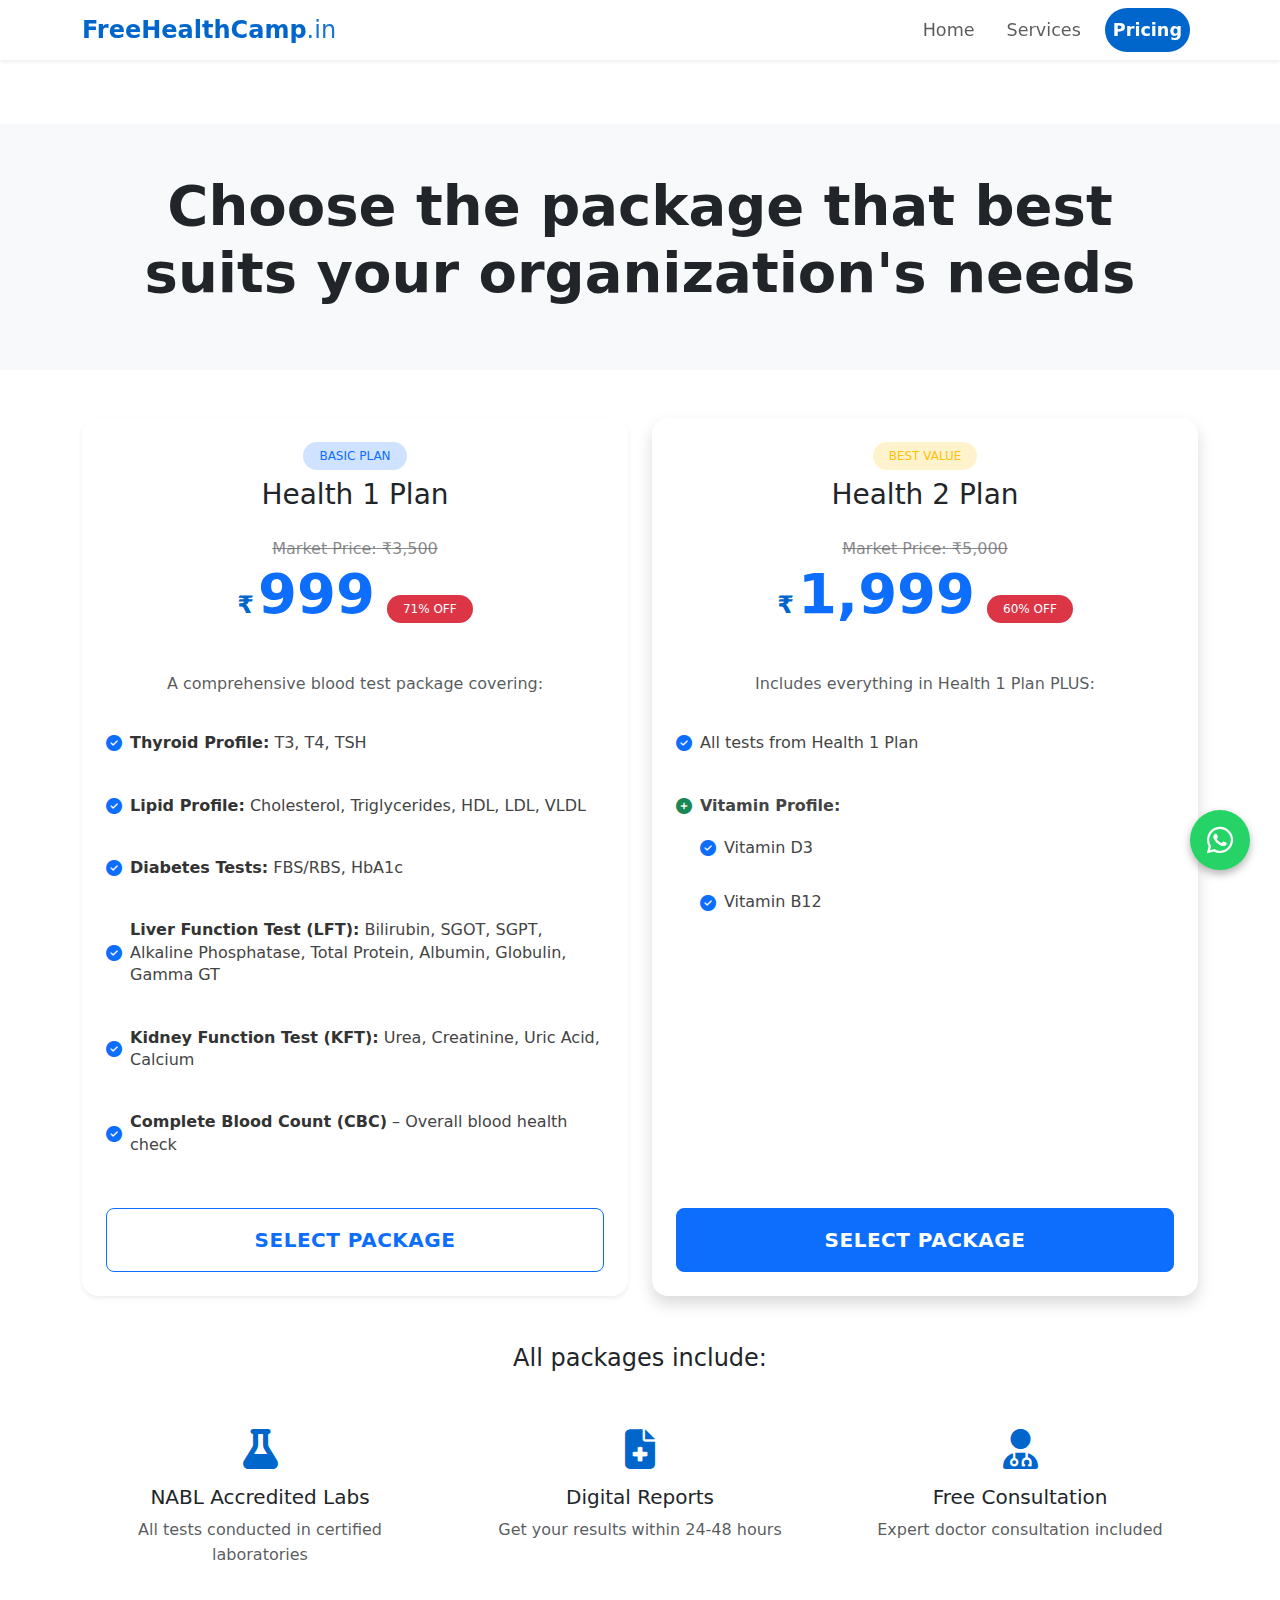
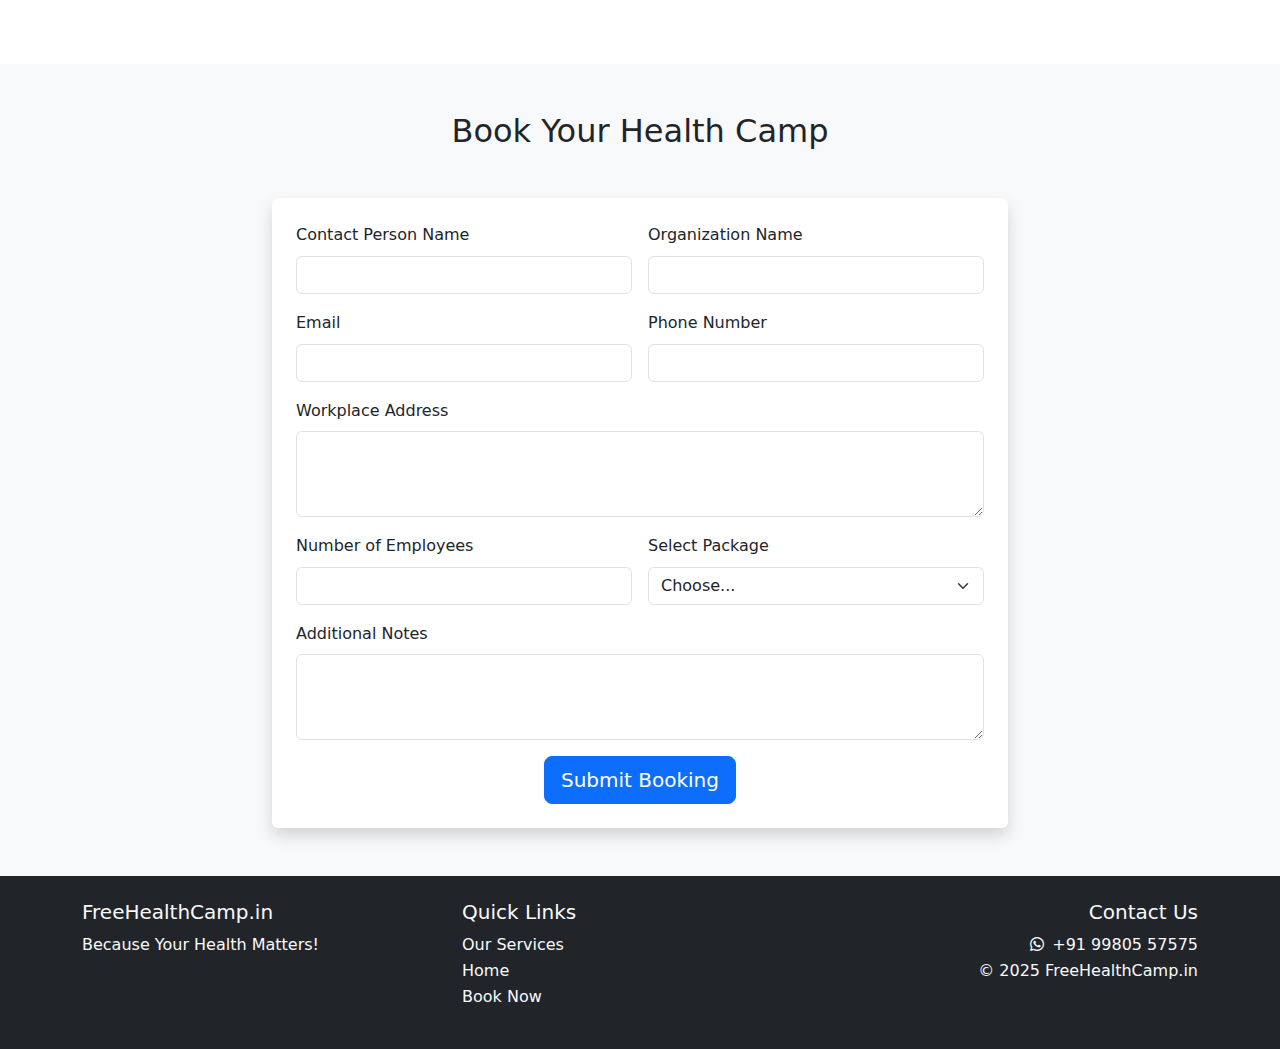
<file: pricing.html>
<!DOCTYPE html>
<html lang="en" data-bs-theme="light">
<head>
    <meta charset="UTF-8">
    <meta name="viewport" content="width=device-width, initial-scale=1.0">
    <title>Pricing - FreeHealthCamp.in</title>
    <meta name="description" content="Affordable health screening packages for your workplace. Book your free health camp today.">

    <!-- Bootstrap CSS -->
    <link href="https://cdn.jsdelivr.net/npm/bootstrap@5.3.0/dist/css/bootstrap.min.css" rel="stylesheet">
    <!-- Font Awesome -->
    <link rel="stylesheet" href="https://cdnjs.cloudflare.com/ajax/libs/font-awesome/6.4.0/css/all.min.css">
    <!-- Custom CSS -->
    <link rel="stylesheet" href="css/styles.css">
    <link rel="icon" type="image/x-icon" href="img/favicon.ico">
</head>
<body>
    <!-- Navigation -->
    <nav class="navbar navbar-expand-lg navbar-light bg-white fixed-top shadow-sm">
        <div class="container">
            <a class="navbar-brand" href="index.html">
                <span class="brand-text">FreeHealthCamp</span><span class="domain-text">.in</span>
            </a>
            <button class="navbar-toggler" type="button" data-bs-toggle="collapse" data-bs-target="#navbarNav">
                <span class="navbar-toggler-icon"></span>
            </button>
            <div class="collapse navbar-collapse" id="navbarNav">
                <ul class="navbar-nav ms-auto">
                    <li class="nav-item">
                        <a class="nav-link" href="index.html">Home</a>
                    </li>
                    <li class="nav-item">
                        <a class="nav-link" href="services.html">Services</a>
                    </li>
                    <li class="nav-item">
                        <a class="nav-link active" href="pricing.html">Pricing</a>
                    </li>
                </ul>
            </div>
        </div>
    </nav>

    <!-- Pricing Header -->
    <section class="py-5 bg-light mt-5">
        <div class="container text-center">
            <h1 class="display-4 fw-bold mb-3">Choose the package that best suits your organization's needs</h1>
        </div>
    </section>

    <!-- Pricing Plans -->
    <section class="py-5">
        <div class="container">
            <div class="row g-4 justify-content-center">
                <!-- Health 1 Plan -->
                <div class="col-lg-6">
                    <div class="card h-100 border-0 shadow-sm pricing-card">
                        <div class="card-body p-4">
                            <div class="text-center mb-4">
                                <span class="badge bg-primary-subtle text-primary mb-2">BASIC PLAN</span>
                                <h2 class="h3 mb-3">Health 1 Plan</h2>
                                <div class="pricing-value">
                                    <p class="text-muted mb-1"><s>Market Price: ₹3,500</s></p>
                                    <div class="price mb-3">
                                        <span class="currency">₹</span>
                                        <span class="display-4 fw-bold text-primary">999</span>
                                        <span class="badge bg-danger ms-2">71% OFF</span>
                                    </div>
                                </div>
                            </div>
                            <p class="text-center text-muted mb-4">A comprehensive blood test package covering:</p>
                            <ul class="list-unstyled mb-4">
                                <li class="mb-3 d-flex align-items-center">
                                    <i class="fas fa-check-circle text-primary me-2"></i>
                                    <span><strong>Thyroid Profile:</strong> T3, T4, TSH</span>
                                </li>
                                <li class="mb-3 d-flex align-items-center">
                                    <i class="fas fa-check-circle text-primary me-2"></i>
                                    <span><strong>Lipid Profile:</strong> Cholesterol, Triglycerides, HDL, LDL, VLDL</span>
                                </li>
                                <li class="mb-3 d-flex align-items-center">
                                    <i class="fas fa-check-circle text-primary me-2"></i>
                                    <span><strong>Diabetes Tests:</strong> FBS/RBS, HbA1c</span>
                                </li>
                                <li class="mb-3 d-flex align-items-center">
                                    <i class="fas fa-check-circle text-primary me-2"></i>
                                    <span><strong>Liver Function Test (LFT):</strong> Bilirubin, SGOT, SGPT, Alkaline Phosphatase, Total Protein, Albumin, Globulin, Gamma GT</span>
                                </li>
                                <li class="mb-3 d-flex align-items-center">
                                    <i class="fas fa-check-circle text-primary me-2"></i>
                                    <span><strong>Kidney Function Test (KFT):</strong> Urea, Creatinine, Uric Acid, Calcium</span>
                                </li>
                                <li class="mb-3 d-flex align-items-center">
                                    <i class="fas fa-check-circle text-primary me-2"></i>
                                    <span><strong>Complete Blood Count (CBC)</strong> – Overall blood health check</span>
                                </li>
                            </ul>
                            <div class="btn-wrapper">
                                <a href="#book-now" class="btn btn-outline-primary btn-lg w-100 fw-bold">Select Package</a>
                            </div>
                        </div>
                    </div>
                </div>

                <!-- Health 2 Plan -->
                <div class="col-lg-6">
                    <div class="card h-100 border-0 shadow pricing-card popular">
                        <div class="card-body p-4">
                            <div class="text-center mb-4">
                                <span class="badge bg-warning-subtle text-warning mb-2">BEST VALUE</span>
                                <h2 class="h3 mb-3">Health 2 Plan</h2>
                                <div class="pricing-value">
                                    <p class="text-muted mb-1"><s>Market Price: ₹5,000</s></p>
                                    <div class="price mb-3">
                                        <span class="currency">₹</span>
                                        <span class="display-4 fw-bold text-primary">1,999</span>
                                        <span class="badge bg-danger ms-2">60% OFF</span>
                                    </div>
                                </div>
                            </div>
                            <p class="text-center text-muted mb-4">Includes everything in Health 1 Plan PLUS:</p>
                            <ul class="list-unstyled mb-4">
                                <li class="mb-3 d-flex align-items-center">
                                    <i class="fas fa-check-circle text-primary me-2"></i>
                                    <span>All tests from Health 1 Plan</span>
                                </li>
                                <li class="mb-3">
                                    <div class="d-flex align-items-center">
                                        <i class="fas fa-plus-circle text-success me-2"></i>
                                        <span class="fw-bold">Vitamin Profile:</span>
                                    </div>
                                    <ul class="list-unstyled mt-2 ms-4">
                                        <li class="mb-2 d-flex align-items-center">
                                            <i class="fas fa-check-circle text-primary me-2"></i>
                                            <span>Vitamin D3</span>
                                        </li>
                                        <li class="mb-2 d-flex align-items-center">
                                            <i class="fas fa-check-circle text-primary me-2"></i>
                                            <span>Vitamin B12</span>
                                        </li>
                                    </ul>
                                </li>
                            </ul>
                            <div class="btn-wrapper">
                                <a href="#book-now" class="btn btn-primary btn-lg w-100 fw-bold">Select Package</a>
                            </div>
                        </div>
                    </div>
                </div>
            </div>

            <!-- Additional Features -->
            <div class="row mt-5">
                <div class="col-12">
                    <div class="text-center">
                        <h3 class="h4 mb-4">All packages include:</h3>
                        <div class="row g-4 justify-content-center">
                            <div class="col-md-4">
                                <div class="feature-box">
                                    <i class="fas fa-flask feature-icon mb-3"></i>
                                    <h4 class="h5">NABL Accredited Labs</h4>
                                    <p class="text-muted">All tests conducted in certified laboratories</p>
                                </div>
                            </div>
                            <div class="col-md-4">
                                <div class="feature-box">
                                    <i class="fas fa-file-medical feature-icon mb-3"></i>
                                    <h4 class="h5">Digital Reports</h4>
                                    <p class="text-muted">Get your results within 24-48 hours</p>
                                </div>
                            </div>
                            <div class="col-md-4">
                                <div class="feature-box">
                                    <i class="fas fa-user-md feature-icon mb-3"></i>
                                    <h4 class="h5">Free Consultation</h4>
                                    <p class="text-muted">Expert doctor consultation included</p>
                                </div>
                            </div>
                        </div>
                    </div>
                </div>
            </div>
        </div>
    </section>

    <!-- Booking Form -->
    <section id="book-now" class="py-5 bg-light">
        <div class="container">
            <h2 class="text-center mb-5">Book Your Health Camp</h2>
            <div class="row justify-content-center">
                <div class="col-lg-8">
                    <div class="card border-0 shadow">
                        <div class="card-body p-4">
                            <form id="bookingForm">
                                <div class="row g-3">
                                    <div class="col-md-6">
                                        <label for="name" class="form-label">Contact Person Name</label>
                                        <input type="text" class="form-control" id="name" required>
                                    </div>
                                    <div class="col-md-6">
                                        <label for="organization" class="form-label">Organization Name</label>
                                        <input type="text" class="form-control" id="organization" required>
                                    </div>
                                    <div class="col-md-6">
                                        <label for="email" class="form-label">Email</label>
                                        <input type="email" class="form-control" id="email" required>
                                    </div>
                                    <div class="col-md-6">
                                        <label for="phone" class="form-label">Phone Number</label>
                                        <input type="tel" class="form-control" id="phone" required>
                                    </div>
                                    <div class="col-12">
                                        <label for="address" class="form-label">Workplace Address</label>
                                        <textarea class="form-control" id="address" rows="3" required></textarea>
                                    </div>
                                    <div class="col-md-6">
                                        <label for="employees" class="form-label">Number of Employees</label>
                                        <input type="number" class="form-control" id="employees" required>
                                    </div>
                                    <div class="col-md-6">
                                        <label for="package" class="form-label">Select Package</label>
                                        <select class="form-select" id="package" required>
                                            <option value="">Choose...</option>
                                            <option value="health1">Health 1 Plan - ₹999</option>
                                            <option value="health2">Health 2 Plan - ₹1,999</option>
                                        </select>
                                    </div>
                                    <div class="col-12">
                                        <label for="message" class="form-label">Additional Notes</label>
                                        <textarea class="form-control" id="message" rows="3"></textarea>
                                    </div>
                                    <div class="col-12 text-center">
                                        <button type="submit" class="btn btn-primary btn-lg">Submit Booking</button>
                                    </div>
                                </div>
                            </form>
                        </div>
                    </div>
                </div>
            </div>
        </div>
    </section>

    <!-- WhatsApp Float Button -->
    <a href="https://wa.me/+919980557575" class="whatsapp-float" target="_blank" rel="noopener noreferrer">
        <i class="fab fa-whatsapp"></i>
    </a>

    <!-- Footer -->
    <footer class="bg-dark text-light py-4">
        <div class="container">
            <div class="row">
                <div class="col-md-4">
                    <h5>FreeHealthCamp.in</h5>
                    <p>Because Your Health Matters!</p>
                </div>
                <div class="col-md-4">
                    <h5>Quick Links</h5>
                    <ul class="list-unstyled">
                        <li><a href="services.html" class="text-light">Our Services</a></li>
                        <li><a href="index.html" class="text-light">Home</a></li>
                        <li><a href="#book-now" class="text-light">Book Now</a></li>
                    </ul>
                </div>
                <div class="col-md-4 text-md-end">
                    <h5>Contact Us</h5>
                    <p class="mb-0"><i class="fab fa-whatsapp me-2"></i>+91 99805 57575</p>
                    <p class="mb-0">© 2025 FreeHealthCamp.in</p>
                </div>
            </div>
        </div>
    </footer>

    <!-- Bootstrap JS -->
    <script src="https://cdn.jsdelivr.net/npm/bootstrap@5.3.0/dist/js/bootstrap.bundle.min.js"></script>
    <!-- Custom JS -->
    <script src="js/main.js"></script>
</body>
</html>
</file>
<file: css/styles.css>
:root {
    /* Colors */
    --primary-color: #0066cc;
    --secondary-color: #0066cc;
    --light-bg: #f8f9fa;
    --dark-overlay: rgba(0, 0, 0, 0.7);
    --whatsapp-green: #25d366;
    --whatsapp-dark: #128c7e;
    
    /* Spacing */
    --section-padding: 5rem;
    --card-spacing: 1.5rem;
    
    /* Shadows */
    --card-shadow: 0 .125rem .25rem rgba(0,0,0,.075);
    --hover-shadow: 0 .5rem 1rem rgba(0,0,0,.15);
}

/* Base Styles */
body {
    font-family: 'Segoe UI', system-ui, -apple-system, sans-serif;
    padding-top: 76px;
    line-height: 1.6;
}

/* Hero Section */
.hero-section {
    position: relative;
    height: 100vh;
    background-color: #000; /* Fallback color */
    overflow: hidden;
}

.hero-video-container {
    position: absolute;
    top: 0;
    left: 0;
    width: 100%;
    height: 100%;
    z-index: 0;
}

.hero-video {
    width: 100%;
    height: 100%;
    object-fit: cover;
    position: absolute;
    top: 0;
    left: 0;
}

.hero-overlay {
    position: absolute;
    top: 0;
    left: 0;
    width: 100%;
    height: 100%;
    background: rgba(0, 0, 0, 0.5); /* Semi-transparent overlay */
    z-index: 1;
}

.hero-section .container {
    position: relative;
    z-index: 2;
}

.hero-content {
    position: relative;
    z-index: 2;
    animation: slideUp 1s ease-out;
}

.hero-buttons {
    margin-top: 2rem;
}

.hero-image {
    animation: fadeInRight 1s ease-out;
    max-width: 80%;
    margin: auto;
}

/* Service Cards */
.service-card {
    transition: all 0.3s ease;
    cursor: pointer;
}

.service-card:hover {
    transform: translateY(-10px);
    box-shadow: var(--hover-shadow);
}

.service-icon {
    font-size: 2.5rem;
    color: var(--primary-color);
    transition: all 0.3s ease;
}

.service-card:hover .service-icon {
    transform: scale(1.1);
}

/* Feature Boxes */
.feature-box {
    padding: 2rem;
    text-align: center;
    transition: all 0.3s ease;
    border-radius: 12px;
}

.feature-box:hover {
    background: rgba(0,102,204,0.05);
}

.feature-icon {
    font-size: 2.5rem;
    color: var(--primary-color);
    margin-bottom: 1rem;
}

/* Testimonial Cards */
.testimonial-card {
    transition: all 0.3s ease;
}

.testimonial-card:hover {
    transform: translateY(-5px);
    box-shadow: var(--hover-shadow);
}

/* Stats Section */
.stat-box {
    padding: 2rem;
    transition: all 0.3s ease;
}

.stat-box:hover {
    transform: translateY(-5px);
}

.stat-box .feature-icon {
    font-size: 3rem;
}

/* WhatsApp Float Button */
.whatsapp-float {
    position: fixed;
    bottom: 30px;
    right: 30px;
    background-color: var(--whatsapp-green);
    color: white;
    width: 60px;
    height: 60px;
    border-radius: 50%;
    text-align: center;
    font-size: 30px;
    box-shadow: 0 4px 8px rgba(0,0,0,0.3);
    display: flex;
    align-items: center;
    justify-content: center;
    text-decoration: none;
    transition: all 0.3s ease;
    z-index: 1000;
}

.whatsapp-float:hover,
.whatsapp-float:focus {
    background-color: var(--whatsapp-dark);
    color: white;
    transform: scale(1.1);
    box-shadow: var(--hover-shadow);
    text-decoration: none;
}

/* Navigation Styles */
.navbar-brand {
    font-size: 1.5rem;
    transition: all 0.3s ease;
    padding: 0;
}

.navbar-logo {
    height: 60px;
    width: auto;
    transition: all 0.3s ease;
}

.brand-text-container {
    display: flex;
    align-items: baseline;
}

.navbar-brand .brand-text {
    color: var(--primary-color) !important;
    font-weight: 600;
    font-size: 1.5rem;
}

.navbar-brand .domain-text {
    color: var(--primary-color) !important;
    opacity: 0.9;
    font-size: 1.5rem;
}

.navbar-brand:hover {
    transform: translateY(-1px);
}

.navbar-nav .nav-link {
    font-size: 1.1rem;
    padding: 0.5rem 1rem;
    margin: 0 0.5rem;
    transition: all 0.3s ease;
    border-radius: 50px;
}

.navbar-nav .nav-link:hover {
    background-color: rgba(0, 102, 204, 0.1);
    color: var(--primary-color) !important;
}

.navbar-nav .nav-link.active {
    color: white !important;
    background-color: var(--primary-color);
    font-weight: 600;
}

/* Remove the old underline styles */
.navbar-nav .nav-link::after {
    display: none;
}

/* Footer */
footer {
    background-color: #1a1a1a;
}

footer a {
    text-decoration: none;
    transition: all 0.3s ease;
}

footer a:hover {
    color: var(--primary-color) !important;
    text-decoration: none;
}

/* Animations */
@keyframes slideUp {
    from {
        opacity: 0;
        transform: translateY(30px);
    }
    to {
        opacity: 1;
        transform: translateY(0);
    }
}

@keyframes fadeInRight {
    from {
        opacity: 0;
        transform: translateX(30px);
    }
    to {
        opacity: 1;
        transform: translateX(0);
    }
}

@keyframes fadeIn {
    from { opacity: 0; }
    to { opacity: 1; }
}

/* Mobile Responsiveness Enhancements */
@media (max-width: 768px) {
    /* General Spacing */
    body {
        padding-top: 60px;
    }

    /* Typography */
    h1.display-4 {
        font-size: 2.5rem;
    }
    
    h2 {
        font-size: 2rem;
    }
    
    .lead {
        font-size: 1.1rem;
    }

    /* Hero Section */
    .hero-section {
        height: auto;
        min-height: 100vh;
        text-align: center;
    }

    .hero-content {
        padding: 2rem 0;
    }

    .hero-buttons {
        display: flex;
        flex-direction: column;
        gap: 1rem;
        align-items: stretch;
    }

    .hero-buttons .btn {
        width: 100%;
        margin: 0 !important;
    }

    /* Services Section */
    .service-card {
        margin-bottom: 1rem;
    }

    .service-icon {
        font-size: 2rem;
    }

    /* Stats Section */
    .stat-box {
        margin-bottom: 2rem;
        padding: 1.5rem;
    }

    .stat-box .display-4 {
        font-size: 2.5rem;
    }

    /* Pricing Cards */
    .pricing-card {
        margin-bottom: 2rem;
    }

    .pricing-value .price span.display-4 {
        font-size: 2.5rem;
    }

    .pricing-card .btn {
        padding: 0.75rem 1.5rem;
    }

    /* Form Elements */
    .form-control, .form-select {
        font-size: 16px; /* Prevents zoom on iOS */
        padding: 0.75rem;
    }

    /* Navigation */
    .navbar {
        padding: 0.5rem 0;
    }

    .navbar-brand {
        font-size: 1.2rem;
    }

    .navbar-nav {
        padding: 1rem 0;
    }

    .navbar-nav .nav-link {
        padding: 0.75rem 1rem;
        margin: 0.25rem 0;
        text-align: center;
    }

    /* Footer */
    footer {
        text-align: center;
        padding: 2rem 0;
    }

    footer .text-md-end {
        text-align: center !important;
        margin-top: 1rem;
    }

    /* WhatsApp Float Button */
    .whatsapp-float {
        width: 50px;
        height: 50px;
        font-size: 25px;
        bottom: 15px;
        right: 15px;
    }
}

/* Small Mobile Devices */
@media (max-width: 576px) {
    /* Typography */
    h1.display-4 {
        font-size: 2rem;
    }

    h2 {
        font-size: 1.75rem;
    }

    /* Sections */
    section {
        padding: 3rem 0;
    }

    /* Cards */
    .card {
        margin-bottom: 1rem;
    }

    .card-body {
        padding: 1.25rem;
    }

    /* Partners Grid */
    .partners-grid {
        grid-template-columns: repeat(2, 1fr);
        gap: 1rem;
    }

    .partner-logo-container {
        padding: 1rem;
    }

    /* Testimonials */
    .testimonial-card {
        margin-bottom: 1.5rem;
    }

    /* Base Health Services */
    .service-icon {
        font-size: 1.75rem;
    }

    /* Pricing Value */
    .pricing-value .price .currency {
        font-size: 1.25rem;
    }

    .pricing-value .price span.display-4 {
        font-size: 2.25rem;
    }
}

/* Landscape Mode */
@media (max-height: 576px) and (orientation: landscape) {
    .hero-section {
        height: auto;
        min-height: 120vh;
    }

    .hero-content {
        padding: 4rem 0;
    }
}

/* Tablet Devices */
@media (min-width: 769px) and (max-width: 991px) {
    .hero-section {
        height: auto;
        min-height: 100vh;
    }

    .pricing-card {
        margin-bottom: 2rem;
    }

    .service-card {
        margin-bottom: 1.5rem;
    }
}

/* Accessibility */
.sr-only {
    position: absolute;
    width: 1px;
    height: 1px;
    padding: 0;
    margin: -1px;
    overflow: hidden;
    clip: rect(0, 0, 0, 0);
    border: 0;
}

/* Pricing Cards */
.pricing-card {
    transition: all 0.3s ease;
    position: relative;
    overflow: hidden;
    background: #fff;
    border-radius: 16px;
    display: flex;
    flex-direction: column;
    height: 100%;
}

.pricing-card:hover {
    transform: translateY(-10px);
    box-shadow: 0 15px 30px rgba(0,0,0,0.1);
}

.pricing-card.popular {
    border: 2px solid var(--primary-color);
}

.pricing-value {
    margin: 1.5rem 0;
}

.pricing-value .price {
    color: var(--primary-color);
    line-height: 1;
    display: flex;
    align-items: flex-start;
    justify-content: center;
    gap: 0.25rem;
}

.pricing-value .price .currency {
    font-size: 1.5rem;
    font-weight: 600;
    margin-top: 0.75rem;
}

.pricing-value .price span.display-4 {
    font-size: 3.5rem;
    line-height: 1;
}

.pricing-card .card-body {
    display: flex;
    flex-direction: column;
    height: 100%;
}

.pricing-card ul {
    flex-grow: 1;
    margin-bottom: 2rem;
}

.pricing-card ul li {
    padding: 0.75rem 0;
    color: #444;
    line-height: 1.4;
}

.pricing-card .btn-wrapper {
    margin-top: auto;
}

.pricing-card .btn {
    padding: 1rem 2rem;
    font-weight: 600;
    border-radius: 8px;
    text-transform: uppercase;
    letter-spacing: 0.5px;
}

.pricing-card .badge {
    padding: 0.5rem 1rem;
    font-weight: 500;
    border-radius: 20px;
}

.fa-check-circle {
    color: #28a745;
}

.fa-plus-circle {
    color: var(--primary-color);
}

/* Additional Pricing Styles */
.pricing-card s {
    opacity: 0.7;
}

.pricing-card .list-unstyled li {
    margin-bottom: 1rem;
}

.pricing-card .list-unstyled li:last-child {
    margin-bottom: 0;
}

.pricing-card .list-unstyled li strong {
    color: #333;
}

.bg-primary-subtle {
    background-color: rgba(0,102,204,0.1);
}

.bg-warning-subtle {
    background-color: rgba(255,193,7,0.1);
}

.text-warning {
    color: #ffc107 !important;
}

/* Partners Section */
.partners-section {
    background-color: #fff;
    position: relative;
}

.partners-section::before {
    content: '';
    position: absolute;
    top: 0;
    left: 0;
    right: 0;
    height: 1px;
    background: linear-gradient(to right, transparent, rgba(0,0,0,0.1), transparent);
}

.section-title {
    font-size: 2.5rem;
    font-weight: 600;
    margin-bottom: 1rem;
    color: var(--primary-color);
}

.partners-grid {
    display: grid;
    grid-template-columns: repeat(4, 1fr);
    gap: 2rem;
    max-width: 1200px;
    margin: 0 auto;
}

.partner-item {
    aspect-ratio: 1;
}

.partner-logo-container {
    background: white;
    height: 100%;
    border-radius: 15px;
    box-shadow: 0 5px 15px rgba(0,0,0,0.05);
    padding: 2rem;
    display: flex;
    align-items: center;
    justify-content: center;
    transition: all 0.3s ease;
    position: relative;
    overflow: hidden;
}

.partner-logo-container::after {
    content: '';
    position: absolute;
    top: 0;
    left: 0;
    right: 0;
    bottom: 0;
    border-radius: 15px;
    box-shadow: inset 0 0 0 1px rgba(0,0,0,0.1);
    pointer-events: none;
}

.partner-logo-container:hover {
    transform: translateY(-5px);
    box-shadow: 0 15px 30px rgba(0,0,0,0.1);
}

.partner-logo {
    max-width: 80%;
    max-height: 80%;
    object-fit: contain;
    transition: all 0.3s ease;
}

.partner-logo-container:hover .partner-logo {
    transform: scale(1.05);
}

@media (max-width: 992px) {
    .partners-grid {
        grid-template-columns: repeat(2, 1fr);
        gap: 1.5rem;
    }
    
    .section-title {
        font-size: 2rem;
    }
}

@media (max-width: 576px) {
    .partners-grid {
        grid-template-columns: 1fr;
        gap: 1rem;
    }
    
    .partner-logo-container {
        padding: 1.5rem;
    }
    
    .section-title {
        font-size: 1.75rem;
    }
}

/* Gallery Section */
.gallery-section {
    background-color: #fff;
    padding: 5rem 0;
    overflow: hidden;
}

.gallery-scroll {
    width: 100%;
    overflow: hidden;
    position: relative;
}

.gallery-track {
    display: flex;
    gap: 10px;
    padding: 10px 0;
    animation: scrollGallery 40s linear infinite;
}

.gallery-track:hover {
    animation-play-state: paused;
}

.gallery-item {
    flex: 0 0 400px;
    aspect-ratio: 4/3;
    overflow: hidden;
    border-radius: 15px;
    box-shadow: 0 5px 15px rgba(0,0,0,0.1);
}

.gallery-image-container {
    position: relative;
    width: 100%;
    height: 100%;
    overflow: hidden;
}

.gallery-image {
    width: 100%;
    height: 100%;
    object-fit: cover;
    transition: transform 0.5s ease;
}

.gallery-overlay {
    position: absolute;
    top: 0;
    left: 0;
    right: 0;
    bottom: 0;
    background: linear-gradient(to top, rgba(0,0,0,0.8), rgba(0,0,0,0.2));
    opacity: 0;
    display: flex;
    align-items: flex-end;
    padding: 2rem;
    transition: all 0.3s ease;
}

.gallery-content {
    transform: translateY(20px);
    transition: all 0.3s ease;
}

.gallery-item:hover .gallery-image {
    transform: scale(1.1);
}

.gallery-item:hover .gallery-overlay {
    opacity: 1;
}

.gallery-item:hover .gallery-content {
    transform: translateY(0);
}

@keyframes scrollGallery {
    0% {
        transform: translateX(0);
    }
    100% {
        transform: translateX(calc(-150px * 10));
    }
}

@media (max-width: 992px) {
    .gallery-item {
        flex: 0 0 350px;
    }
    
    @keyframes scrollGallery {
        0% {
            transform: translateX(0);
        }
        100% {
            transform: translateX(calc(-350px * 10));
        }
    }
}

@media (max-width: 576px) {
    .gallery-item {
        flex: 0 0 300px;
    }
    
    @keyframes scrollGallery {
        0% {
            transform: translateX(0);
        }
        100% {
            transform: translateX(calc(-300px * 10));
        }
    }
    
    .gallery-overlay {
        padding: 1.5rem;
    }

    .gallery-section {
        padding: 3rem 0;
    }
}

/* Gallery Page Styles */
.gallery-thumbnail {
    width: 100%;
    height: 200px;
    object-fit: cover;
    transition: all 0.3s ease;
    cursor: pointer;
}

.gallery-thumbnail:hover {
    transform: scale(1.05);
    box-shadow: 0 .5rem 1rem rgba(0,0,0,.15);
}

.featured-image {
    position: relative;
    overflow: hidden;
    cursor: pointer;
}

.featured-image img {
    transition: all 0.3s ease;
}

.featured-image:hover img {
    transform: scale(1.02);
}

/* Lightbox Customization */
.lb-data .lb-caption {
    font-size: 1rem;
    font-weight: 500;
    color: #fff;
}

.lb-data .lb-number {
    font-size: 0.9rem;
    color: #ddd;
}

.lb-nav a.lb-prev,
.lb-nav a.lb-next {
    opacity: 0.8;
}

.lb-nav a.lb-prev:hover,
.lb-nav a.lb-next:hover {
    opacity: 1;
}

/* Service Gallery */
.service-gallery {
    position: relative;
    overflow: hidden;
    border-radius: 8px;
    cursor: pointer;
}

.gallery-link {
    display: block;
    position: relative;
    overflow: hidden;
}

.gallery-overlay {
    position: absolute;
    top: 0;
    left: 0;
    right: 0;
    bottom: 0;
    background: rgba(0, 0, 0, 0.5);
    display: flex;
    flex-direction: column;
    align-items: center;
    justify-content: center;
    opacity: 0;
    transition: all 0.3s ease;
    color: white;
}

.gallery-overlay i {
    font-size: 2rem;
    margin-bottom: 0.5rem;
}

.gallery-count {
    font-size: 0.9rem;
    background: rgba(0, 0, 0, 0.5);
    padding: 0.25rem 0.75rem;
    border-radius: 20px;
}

.gallery-link:hover .gallery-overlay {
    opacity: 1;
}

.service-gallery img {
    transition: all 0.3s ease;
    width: 100%;
    height: 200px;
    object-fit: cover;
}

.gallery-link:hover img {
    transform: scale(1.05);
}

/* Lightbox Customization */
.lb-outerContainer {
    border-radius: 8px 8px 0 0;
}

.lb-dataContainer {
    border-radius: 0 0 8px 8px;
}

.lb-data .lb-caption {
    font-size: 1rem;
    font-weight: 500;
    color: #fff;
    font-family: 'Segoe UI', system-ui, -apple-system, sans-serif;
    padding: 10px 0;
}

.lb-data .lb-number {
    font-size: 0.9rem;
    color: #ddd;
    font-family: 'Segoe UI', system-ui, -apple-system, sans-serif;
    padding-bottom: 10px;
}

.lb-nav a.lb-prev,
.lb-nav a.lb-next {
    opacity: 0.8;
    transition: all 0.3s ease;
}

.lb-nav a.lb-prev:hover,
.lb-nav a.lb-next:hover {
    opacity: 1;
}

.lb-data .lb-close {
    opacity: 0.8;
    transition: all 0.3s ease;
}

.lb-data .lb-close:hover {
    opacity: 1;
}

/* Mobile Adjustments for Gallery */
@media (max-width: 768px) {
    .gallery-overlay i {
        font-size: 1.5rem;
    }

    .gallery-count {
        font-size: 0.8rem;
    }

    .service-gallery img {
        height: 180px;
    }
}

@media (max-width: 576px) {
    .service-gallery img {
        height: 160px;
    }
}

/* Clients Section */
.clients-section {
    position: relative;
    padding: 60px 0;
    overflow: hidden;
}

.carousel-container {
    position: relative;
    overflow: hidden;
    padding: 20px 0;
}

.carousel-track {
    display: flex;
    animation: scroll 30s linear infinite;
}

.client-item {
    flex: 0 0 250px;
    height: 150px;
    margin: 0 15px;
    display: flex;
    align-items: center;
    justify-content: center;
    transition: all 0.3s ease;
}

.client-logo {
    max-width: 100%;
    max-height: 100%;
    width: auto;
    height: auto;
    object-fit: contain;
    transition: transform 0.3s ease;
}

.client-item:hover .client-logo {
    transform: scale(1.1);
}

@keyframes scroll {
    0% {
        transform: translateX(0);
    }
    100% {
        transform: translateX(calc(-250px * 6));
    }
}

/* Add hover pause effect */
.carousel-container:hover .carousel-track {
    animation-play-state: paused;
}

/* Add gradient overlay for smooth edges */
.carousel-container::before,
.carousel-container::after {
    content: '';
    position: absolute;
    top: 0;
    bottom: 0;
    width: 150px;
    z-index: 2;
    pointer-events: none;
}

.carousel-container::before {
    left: 0;
    background: linear-gradient(to right, #fff, transparent);
}

.carousel-container::after {
    right: 0;
    background: linear-gradient(to left, #fff, transparent);
}

@media (max-width: 768px) {
    .client-item {
        flex: 0 0 200px;
        height: 120px;
    }
    
    .client-logo {
        max-width: 100%;
        max-height: 100%;
    }
    
    @keyframes scroll {
        0% {
            transform: translateX(0);
        }
        100% {
            transform: translateX(calc(-200px * 6));
        }
    }
    
    .carousel-container::before,
    .carousel-container::after {
        width: 100px;
    }
}

@media (max-width: 576px) {
    .client-item {
        flex: 0 0 180px;
        height: 100px;
    }
    
    .client-logo {
        max-width: 100%;
        max-height: 100%;
    }
    
    @keyframes scroll {
        0% {
            transform: translateX(0);
        }
        100% {
            transform: translateX(calc(-180px * 6));
        }
    }
    
    .carousel-container::before,
    .carousel-container::after {
        width: 60px;
    }
}

/* Gallery Styles */
.gallery-item {
    position: relative;
    margin-bottom: 2rem;
}

.gallery-link {
    display: block;
    position: relative;
    overflow: hidden;
    border-radius: 8px;
}

.gallery-link img {
    transition: transform 0.3s ease;
}

.gallery-link:hover img {
    transform: scale(1.05);
}

.gallery-overlay {
    position: absolute;
    top: 0;
    left: 0;
    width: 100%;
    height: 100%;
    background: rgba(0, 0, 0, 0.5);
    display: flex;
    flex-direction: column;
    justify-content: center;
    align-items: center;
    opacity: 0;
    transition: opacity 0.3s ease;
    color: white;
    text-align: center;
}

.gallery-link:hover .gallery-overlay {
    opacity: 1;
}

.gallery-overlay i {
    font-size: 2rem;
    margin-bottom: 0.5rem;
}

.gallery-overlay span {
    font-size: 1rem;
    font-weight: 500;
}

/* Client Logo Styles */
.client-logo {
    max-width: 100%;
    max-height: 100%;
    width: auto;
    height: auto;
    object-fit: contain;
    transition: transform 0.3s ease;
}

.client-logo:hover {
    transform: scale(1.1);
}

/* Pricing Cards */
.pricing-card {
    transition: all 0.3s ease;
}

.pricing-card:hover {
    transform: translateY(-10px);
}

.pricing-card.popular {
    border: 2px solid var(--primary-color);
}

.pricing-value .price {
    display: flex;
    align-items: baseline;
    justify-content: center;
    gap: 0.25rem;
}

.pricing-value .currency {
    font-size: 1.5rem;
    font-weight: 600;
}

/* Lightbox Customization */
.lb-outerContainer {
    border-radius: 8px 8px 0 0 !important;
}

.lb-dataContainer {
    border-radius: 0 0 8px 8px !important;
    background: white;
    padding: 1rem !important;
}

.lb-data .lb-caption {
    font-size: 1.1rem !important;
    color: #333 !important;
    font-weight: 600 !important;
}

.lb-data .lb-number {
    color: #666 !important;
    font-size: 0.9rem !important;
    padding-top: 0.5rem !important;
}

.lb-nav a.lb-prev,
.lb-nav a.lb-next {
    opacity: 0.8 !important;
}

.lb-nav a.lb-prev:hover,
.lb-nav a.lb-next:hover {
    opacity: 1 !important;
}

/* Animations */
@keyframes slideUp {
    from {
        opacity: 0;
        transform: translateY(20px);
    }
    to {
        opacity: 1;
        transform: translateY(0);
    }
}

@keyframes fadeInRight {
    from {
        opacity: 0;
        transform: translateX(20px);
    }
    to {
        opacity: 1;
        transform: translateX(0);
    }
}

/* Responsive Styles */
@media (max-width: 991.98px) {
    .navbar-nav {
        padding: 1rem 0;
    }

    .navbar-nav .nav-link {
        margin: 0.25rem 0;
    }

    .hero-section {
        height: auto;
        min-height: 100vh;
    }

    .hero-content {
        padding: 4rem 0;
    }

    .service-card,
    .testimonial-card,
    .pricing-card {
        margin-bottom: 2rem;
    }
}

@media (max-width: 767.98px) {
    .navbar-logo {
        height: 50px;
    }

    .navbar-brand .brand-text,
    .navbar-brand .domain-text {
        font-size: 1.25rem;
    }

    .hero-buttons .btn {
        display: block;
        width: 100%;
        margin-bottom: 1rem;
    }

    .stat-box {
        margin-bottom: 2rem;
    }

    .whatsapp-float {
        width: 50px;
        height: 50px;
        font-size: 24px;
        bottom: 20px;
        right: 20px;
    }

    .gallery-item {
        margin-bottom: 1.5rem;
    }

    .client-logo {
        max-height: 60px;
        margin-bottom: 1.5rem;
    }
}

@media (max-width: 575.98px) {
    body {
        padding-top: 66px;
    }

    .navbar-logo {
        height: 40px;
    }

    .navbar-brand .brand-text,
    .navbar-brand .domain-text {
        font-size: 1.1rem;
    }

    .display-4 {
        font-size: 2.5rem;
    }

    .lead {
        font-size: 1.1rem;
    }

    .service-icon,
    .feature-icon {
        font-size: 2rem;
    }

    .pricing-value .display-4 {
        font-size: 2.25rem;
    }
}

/* Gallery Carousel Styles */
.carousel-item img {
    height: 600px;
    object-fit: cover;
    border-radius: 8px;
}

.cursor-pointer {
    cursor: pointer;
}

.carousel-control-prev,
.carousel-control-next {
    width: 40px;
    height: 40px;
    background: rgba(0, 0, 0, 0.5);
    border-radius: 50%;
    top: 50%;
    transform: translateY(-50%);
    opacity: 0.8;
}

.carousel-control-prev {
    left: -50px;
}

.carousel-control-next {
    right: -50px;
}

.carousel-control-prev:hover,
.carousel-control-next:hover {
    background: rgba(0, 0, 0, 0.7);
    opacity: 1;
}

/* Thumbnail Navigation */
.thumbnail-nav {
    height: 100px;
    object-fit: cover;
    transition: all 0.3s ease;
    opacity: 0.7;
    border: 2px solid transparent;
}

.thumbnail-nav:hover {
    opacity: 1;
    border-color: var(--primary-color);
}

.view-all-btn {
    height: 100px;
    background: #f8f9fa;
    border: 2px solid #dee2e6;
    transition: all 0.3s ease;
}

.view-all-btn:hover {
    border-color: var(--primary-color);
    background: #f1f3f5;
}

.view-all-btn i {
    font-size: 24px;
    margin-bottom: 8px;
}

/* Mobile Responsiveness for Gallery */
@media (max-width: 992px) {
    .carousel-item img {
        height: 400px;
    }
    
    .carousel-control-prev,
    .carousel-control-next {
        width: 35px;
        height: 35px;
    }

    .carousel-control-prev {
        left: 10px;
    }

    .carousel-control-next {
        right: 10px;
    }
}

@media (max-width: 768px) {
    .carousel-item img {
        height: 300px;
    }
    
    .thumbnail-nav {
        height: 70px;
    }
    
    .view-all-btn {
        height: 70px;
    }
    
    .view-all-btn i {
        font-size: 20px;
        margin-bottom: 4px;
    }
}

@media (max-width: 576px) {
    .carousel-item img {
        height: 250px;
    }
    
    .thumbnail-nav {
        height: 50px;
    }
    
    .view-all-btn {
        height: 50px;
    }
    
    .view-all-btn i {
        font-size: 16px;
        margin-bottom: 2px;
    }
    
    .view-all-btn p {
        font-size: 10px;
    }
}

/* Gallery Styles */
.gallery-container {
    width: 100%;
    overflow-x: auto;
    scrollbar-width: thin;
    scrollbar-color: rgba(0,0,0,0.2) transparent;
    padding: 10px 0;
}

.gallery-container::-webkit-scrollbar {
    height: 6px;
}

.gallery-container::-webkit-scrollbar-track {
    background: transparent;
}

.gallery-container::-webkit-scrollbar-thumb {
    background-color: rgba(0,0,0,0.2);
    border-radius: 20px;
}

.gallery-track {
    display: flex;
    gap: 10px;
    padding: 10px 0;
}

.gallery-item {
    flex: 0 0 150px;
    aspect-ratio: 4/3;
    cursor: pointer;
    position: relative;
    border-radius: 8px;
    overflow: hidden;
    transition: all 0.3s ease;
    border: 3px solid transparent;
}

.gallery-item img {
    width: 100%;
    height: 100%;
    object-fit: cover;
    transition: all 0.3s ease;
}

.gallery-item:hover {
    transform: translateY(-2px);
}

.gallery-item.active {
    border-color: var(--primary-color);
}

.gallery-item.active img {
    opacity: 1;
}

.gallery-item:not(.active) img {
    opacity: 0.7;
}

.main-image-container {
    width: 100%;
    aspect-ratio: 16/9;
    overflow: hidden;
    border-radius: 8px;
    box-shadow: 0 4px 12px rgba(0,0,0,0.1);
    margin-bottom: 20px;
    position: relative;
}

.main-image-container img {
    width: 100%;
    height: 100%;
    object-fit: contain;
    background-color: #f8f9fa;
    transition: all 0.3s ease;
}

/* Responsive Gallery Styles */
@media (max-width: 992px) {
    .gallery-item {
        flex: 0 0 120px;
    }
}

@media (max-width: 768px) {
    .gallery-item {
        flex: 0 0 100px;
    }
    
    .main-image-container {
        aspect-ratio: 4/3;
    }
}

@media (max-width: 576px) {
    .gallery-item {
        flex: 0 0 80px;
    }
    
    .main-image-container {
        aspect-ratio: 1/1;
    }
}
</file>
